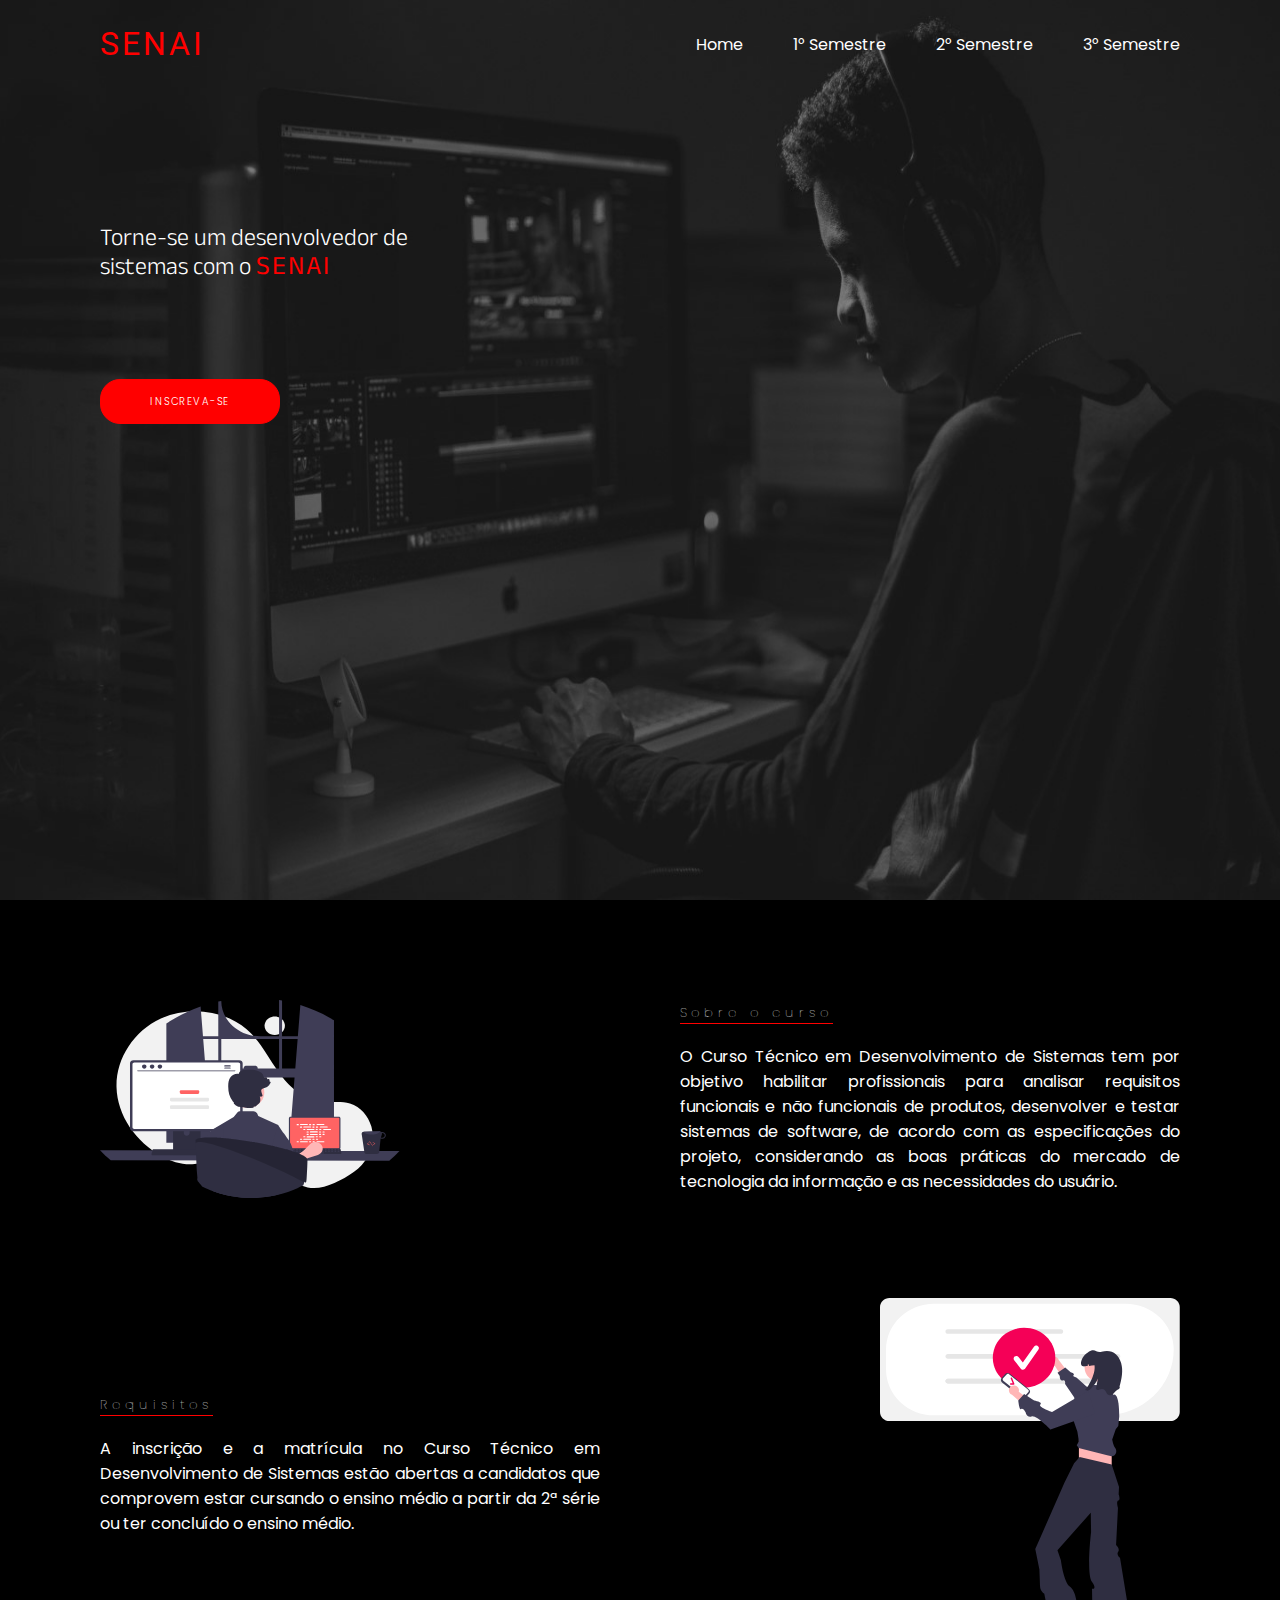
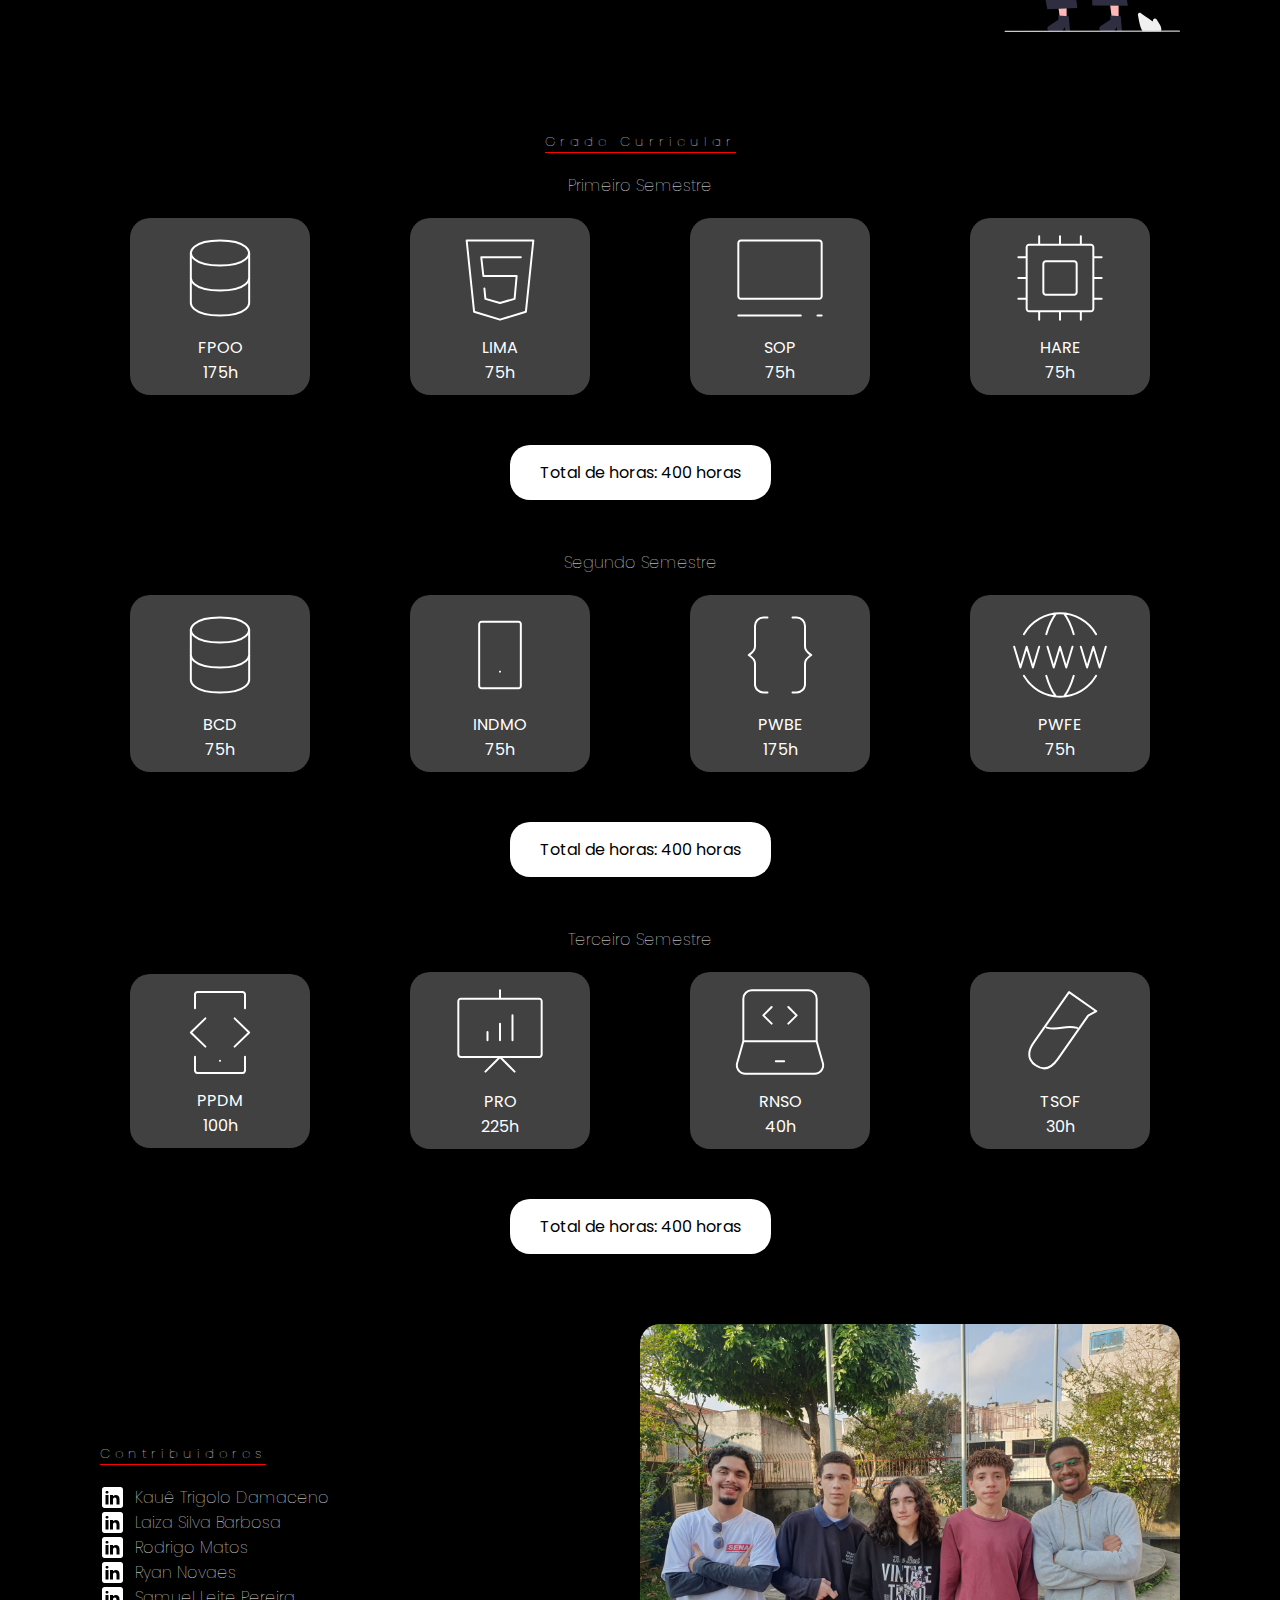
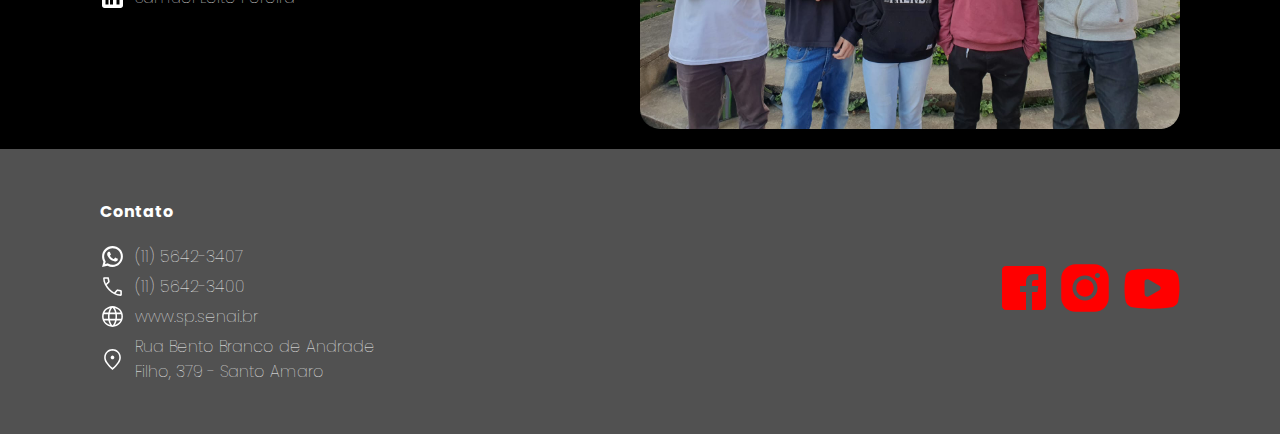
<file: index.html>
<!DOCTYPE html>
<html lang="pt-br">

<head>
    <meta charset="UTF-8">
    <meta name="viewport" content="width=device-width, initial-scale=1.0">
    <link rel="stylesheet" href="./styles/home/_home.css">
    <link rel="shortcut icon" href="./assets/icons/senai_favicon.ico" type="image/x-icon">
    <script defer src="./scripts/script.js"></script>
    <title>Técnico em Desenvolvimento de Sistemas - Escola SENAI Suíço-Brasileira</title>
</head>

<body>
    <main>
        <!-- Header and Banner -->
        <div class="landing_container">
            <div class="responsive_container">
                <header>
                    <nav class="navigation_bar">
                        <a href="./index.html" class="logo">
                            SENAI
                        </a>
                        <ul class="navigation_menu">
                            <li class="navigation_item"><a class="navigation_link" href="./index.html">Home</a></li>
                            <li class="navigation_item"><a class="navigation_link" href="./primeiro_semestre.html">1°
                                    Semestre</a></li>
                            <li class="navigation_item"><a class="navigation_link" href="./segundo_semestre.html">2°
                                    Semestre</a></li>
                            <li class="navigation_item"><a class="navigation_link" href="./terceiro_semestre.html">3°
                                    Semestre</a></li>
                        </ul>

                        <button class="hamburguer"></button>
                    </nav>
                </header>

                <div class="text">
                    <h2 class="title">Torne-se um desenvolvedor de sistemas com o <b>SENAI</b></h2>
                    <a href="https://www.sp.senai.br/cursos/cursos-tecnicos/tecnologia-da-informacao-e-informatica?turmasabertas=0"
                        target="_blank">
                        <button class="apply">Inscreva-se</button>
                    </a>
                </div>
            </div>
        </div>

        <!-- About the course -->
        <div class="responsive_container">
            <div class="about">
                <img src="./assets/images/home/about_illustration.svg" alt="Ilustração sobre o curso">

                <div class="text">
                    <h5>Sobre o curso</h5>

                    <p>O Curso Técnico em Desenvolvimento de Sistemas tem por objetivo
                        habilitar profissionais para analisar requisitos funcionais e não funcionais de produtos,
                        desenvolver e testar sistemas de software, de acordo com as especificações do projeto,
                        considerando as boas práticas do mercado de tecnologia da informação e as necessidades do
                        usuário.
                    </p>
                </div>
            </div>
        </div>

        <!-- Requirements -->
        <div class="responsive_container">
            <div class="about requirements">
                <div class="text">
                    <h5>Requisitos</h5>

                    <p>A inscrição e a matrícula no Curso Técnico em Desenvolvimento de Sistemas estão abertas a
                        candidatos que comprovem estar cursando o ensino médio a partir da 2ª série ou ter concluído o
                        ensino médio.
                    </p>
                </div>

                <img src="./assets/images/home/requirements_illustration.svg" alt="Ilustração sobre os requisitos do curso">
            </div>
        </div>

        <!-- Curriculum structure -->
        <div class="responsive_container">
            <div class="curriculum_structure">
                <h5>Grade Curricular</h5>

                <div class="first_term">
                    <p class="term">Primeiro Semestre</p>
                    <div class="subjects">
                        <div class="subject">
                            <img src="./assets/images/home/image_fpoo.svg"
                                alt="Imagem de Fundamentos da Programação Orientada à Objetos">
                            <p class="name">FPOO</p>
                            <p class="hours">175h</p>
                        </div>

                        <div class="subject">
                            <img src="./assets/images/home/image_lima.svg" alt="Imagem de Linguagem de Marcação">
                            <p class="name">LIMA</p>
                            <p class="hours">75h</p>
                        </div>

                        <div class="subject">
                            <img src="./assets/images/home/image_sop.svg" alt="Imagem de Sistemas Operacionais">
                            <p class="name">SOP</p>
                            <p class="hours">75h</p>
                        </div>

                        <div class="subject">
                            <img src="./assets/images/home/image_hare.svg" alt="Imagem de Hardware e Redes">
                            <p class="name">HARE</p>
                            <p class="hours">75h</p>
                        </div>
                    </div>

                    <div class="total_hours">
                        <h4>Total de horas: 400 horas</h4>
                    </div>
                </div>

                <div class="second_term">
                    <p class="term">Segundo Semestre</p>
                    <div class="subjects">
                        <div class="subject">
                            <img src="./assets/images/home/image_bcd.svg" alt="Imagem de Banco de Dados">
                            <p class="name">BCD</p>
                            <p class="hours">75h</p>
                        </div>

                        <div class="subject">
                            <img src="./assets/images/home/image_indmo.svg"
                                alt="Imagem de Interfaces para Dispositivos Móveis">
                            <p class="name">INDMO</p>
                            <p class="hours">75h</p>
                        </div>

                        <div class="subject">
                            <img src="./assets/images/home/image_pwbe.svg" alt="Imagem de Programação Web Back-End">
                            <p class="name">PWBE</p>
                            <p class="hours">175h</p>
                        </div>

                        <div class="subject">
                            <img src="./assets/images/home/image_pwfe.svg" alt="Imagem de Programação Web Front-End">
                            <p class="name">PWFE</p>
                            <p class="hours">75h</p>
                        </div>
                    </div>

                    <div class="total_hours">
                        <h4>Total de horas: 400 horas</h4>
                    </div>
                </div>

                <div class="third_term">
                    <p class="term">Terceiro Semestre</p>
                    <div class="subjects">
                        <div class="subject">
                            <img src="./assets/images/home/image_ppdm.svg"
                                alt="Imagem de Programação para Dispositivos Móveis">
                            <p class="name">PPDM</p>
                            <p class="hours">100h</p>
                        </div>

                        <div class="subject">
                            <img src="./assets/images/home/image_pro.svg" alt="Imagem de Projetos">
                            <p class="name">PRO</p>
                            <p class="hours">225h</p>
                        </div>

                        <div class="subject">
                            <img src="./assets/images/home/image_rnso.svg" alt="Imagem de Requisitos e Modelagem de Software">
                            <p class="name">RNSO</p>
                            <p class="hours">40h</p>
                        </div>

                        <div class="subject">
                            <img src="./assets/images/home/image_tsof.svg" alt="Imagem de Teste de Software">
                            <p class="name">TSOF</p>
                            <p class="hours">30h</p>
                        </div>
                    </div>

                    <div class="total_hours">
                        <h4>Total de horas: 400 horas</h4>
                    </div>
                </div>
            </div>
        </div>

        <!-- DevTeam -->
        <div class="responsive_container">
            <div class="devteam_picture">
                <div class="linkedin_profiles">
                    <h5>Contribuidores</h5>
                    <div class="linkedin">
                        <a href="https://www.linkedin.com/in/kau%C3%AA-trigolo-damaceno-411a11287/" target="_blank">
                            <img src="./assets/images/home/linkedin_icon.svg" alt="Ícone do Linkedin">
                            Kauê Trigolo Damaceno
                        </a>
                    </div>

                    <div class="linkedin">
                        <a href="https://www.linkedin.com/in/laiza-silva-barbosa-1821b7271/" target="_blank">
                            <img src="./assets/images/home/linkedin_icon.svg" alt="Ícone do Linkedin">
                            Laiza Silva Barbosa
                        </a>
                    </div>

                    <div class="linkedin"> 
                        <a href="https://www.linkedin.com/in/rodrigo-matos-38b954287/" target="_blank">
                            <img src="./assets/images/home/linkedin_icon.svg" alt="Ícone do Linkedin">
                            Rodrigo Matos
                        </a>
                    </div>

                    <div class="linkedin">
                        <a href="https://www.linkedin.com/in/ryan-novaes-847532272/" target="_blank">
                            <img src="./assets/images/home/linkedin_icon.svg" alt="Ícone do Linkedin">
                            Ryan Novaes
                        </a>
                    </div>

                    <div class="linkedin">
                        <a href="https://www.linkedin.com/in/samuel-leite-pereira/" target="_blank">
                            <img src="./assets/images/home/linkedin_icon.svg" alt="Ícone do Linkedin">
                            Samuel Leite Pereira
                        </a>
                    </div>
                </div>
                <img src="./assets/images/home/devteam_image.jpg" alt="foto dos integrantes do grupo" class="contributors">
            </div>
        </div>
    </main>

    <footer>
        <div class="responsive_container footer">
            <div class="contact">
                <h4>Contato</h4>
                <div class="contact_item">
                    <img src="./assets/icons/whatsapp_icon.svg" alt="Ícone do WhatsApp">
                    <span class="whatsapp">(11) 5642-3407</span>
                </div>

                <div class="contact_item">
                    <img src="./assets/icons/phone_icon.svg" alt="Ícone do Telefone">
                    <span class="phone">(11) 5642-3400</span>
                </div>

                <div class="contact_item">
                    <img src="./assets/icons/website_icon.svg" alt="Ícone do Site">
                    <a href="https://www.sp.senai.br" target="_blank">
                        <span>www.sp.senai.br</span>
                    </a>
                </div>

                <div class="contact_item">
                    <img src="./assets/icons/location_icon.svg" alt="Ícone do Endereço">
                    <span class="address">Rua Bento Branco de Andrade Filho, 379 - Santo Amaro</span>
                </div>
            </div>

            <div class="social_medias">
                <a href="https://www.facebook.com/senai.suico/?locale=pt_BR" target="_blank">
                    <img src="./assets/icons/facebook_icon.svg" alt="Ícone do Facebook">
                </a>

                <a href="https:/www.instagram.com/senai.suico/" target="_blank">
                    <img src="./assets/icons/instagram_icon.svg" alt="Ícone do Instagram">
                </a>

                <a href="https://www.youtube.com/channel/UCz8l1er02zQpTGoOQ_6x4FQ" target="_blank">
                    <img src="./assets/icons/youtube_icon.svg" alt="Ícone do Youtube">
                </a>
            </div>
        </div>
    </footer>
</body>
</file>
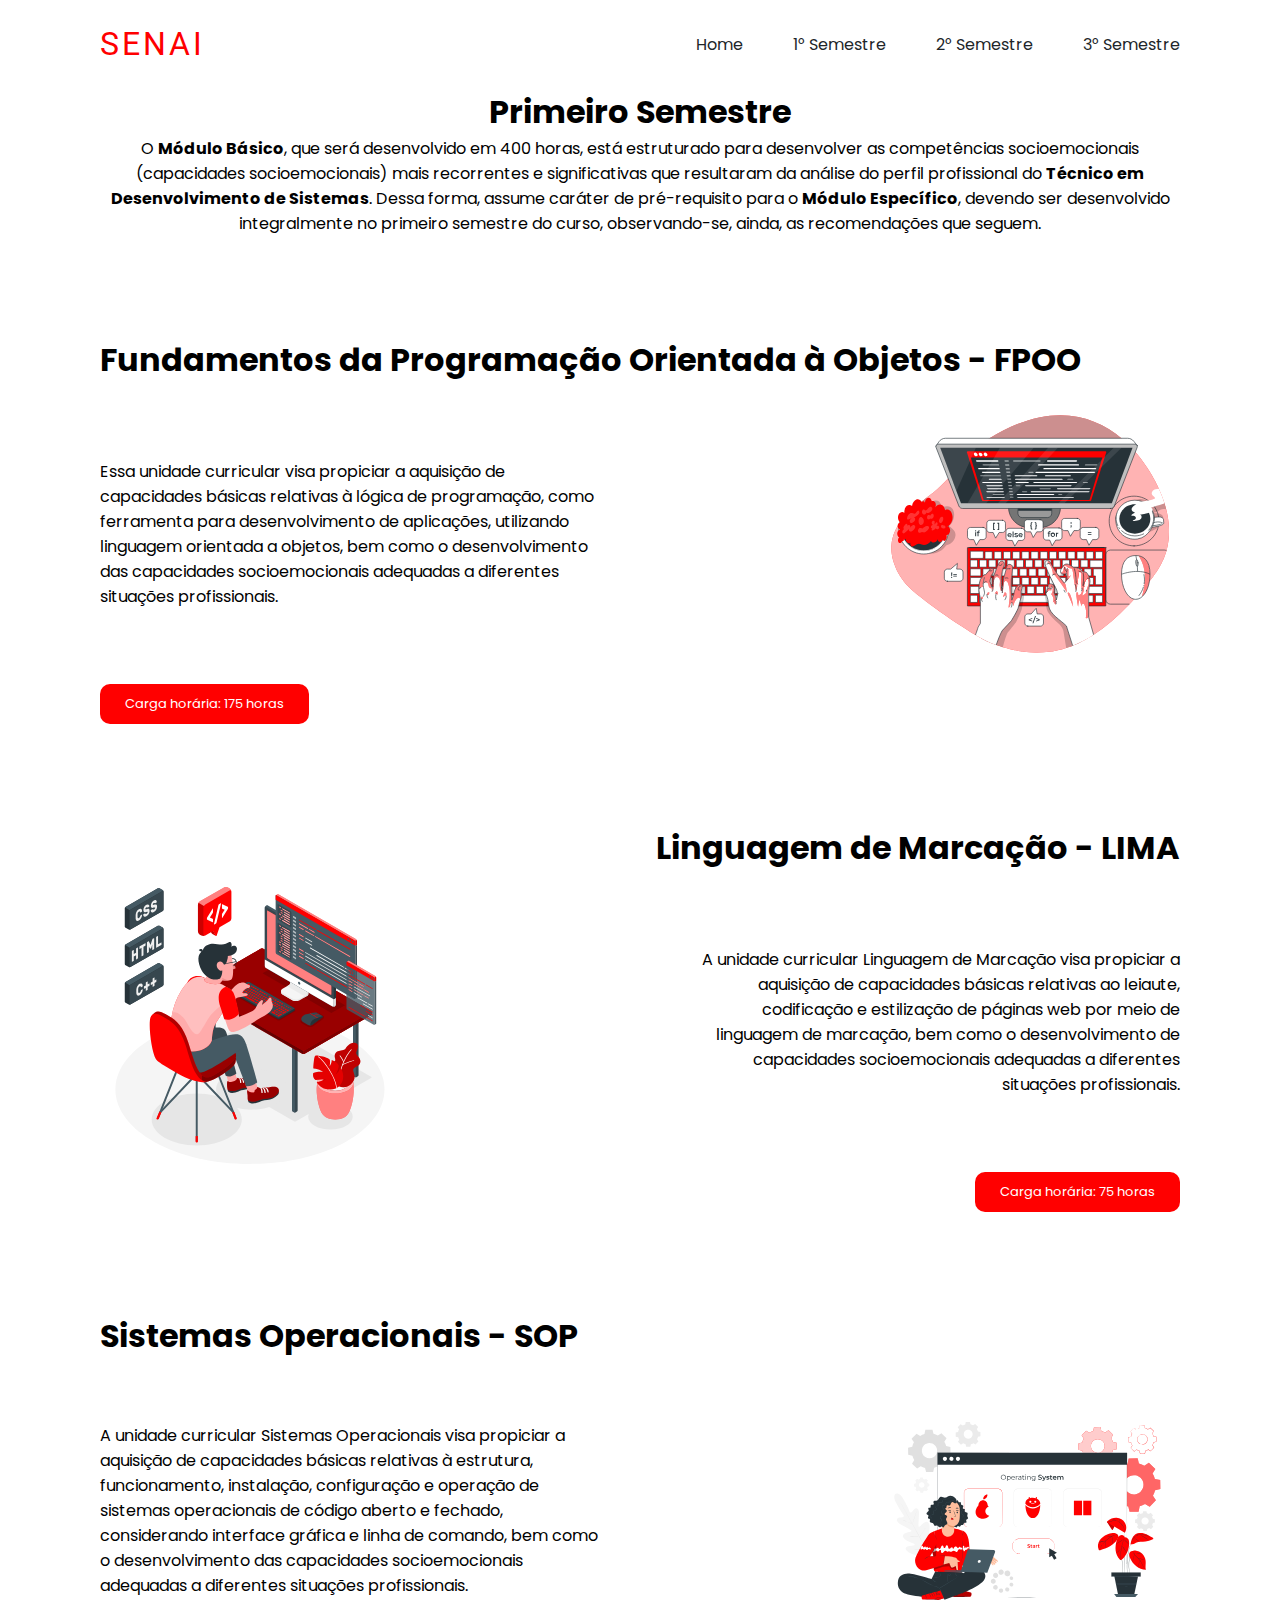
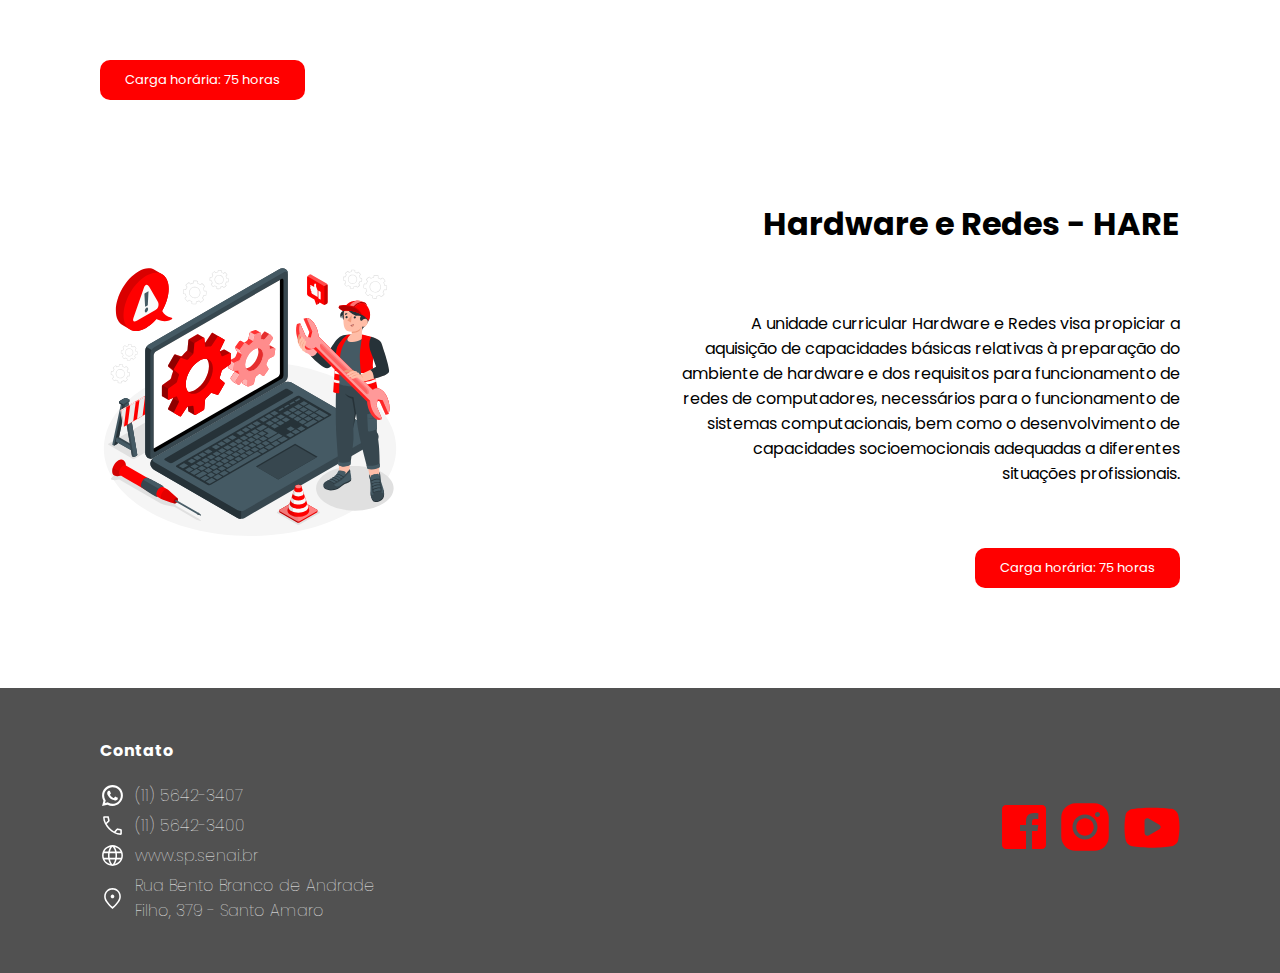
<file: primeiro_semestre.html>
<!DOCTYPE html>
<html lang="pt-br">

<head>
    <meta charset="UTF-8">
    <meta name="viewport" content="width=device-width, initial-scale=1.0">
    <link rel="stylesheet" href="./styles/primeiro_semestre/_primeiro_semestre.css">
    <link rel="shortcut icon" href="./assets/icons/senai_favicon.ico" type="image/x-icon">
    <script defer src="./scripts/script.js"></script>
    <title>1° Semestre - Técnico em Desenvolvimento de Sistemas</title>
</head>

<body>

    <!-- Header -->
    <div class="responsive_container">
        <header>
            <nav class="navigation_bar">
                <a href="./index.html" class="logo">
                    SENAI
                </a>
                <ul class="navigation_menu">
                    <li class="navigation_item"><a class="navigation_link" href="./index.html">Home</a></li>
                    <li class="navigation_item"><a class="navigation_link" href="./primeiro_semestre.html">1°
                            Semestre</a></li>
                    <li class="navigation_item"><a class="navigation_link" href="./segundo_semestre.html">2°
                            Semestre</a></li>
                    <li class="navigation_item"><a class="navigation_link" href="./terceiro_semestre.html">3°
                            Semestre</a></li>
                </ul>

                <button class="hamburguer"></button>
            </nav>
        </header>
    </div>

    <main>
        <div class="responsive_container">
            <h1 class="term">Primeiro Semestre</h1>
            <p class="term_description">O <b>Módulo Básico</b>, que será desenvolvido em 400 horas, está estruturado
                para desenvolver as competências socioemocionais (capacidades socioemocionais) mais recorrentes e
                significativas que resultaram da análise do perfil profissional do <b>Técnico em Desenvolvimento de
                    Sistemas</b>. Dessa forma, assume caráter de pré-requisito para o <b>Módulo Específico</b>, devendo
                ser desenvolvido integralmente no primeiro semestre do curso, observando-se, ainda, as recomendações que
                seguem.</p>
        </div>

        <div class="responsive_container">
            <!-- Curricular units -->
            <section class="curricular_unit">
                <h1 class="title">Fundamentos da Programação Orientada à Objetos - FPOO</h1>

                <!-- Text and illustrations about the curricular unit -->
                <div class="informations">
                    <p class="description">Essa unidade curricular visa propiciar a aquisição de capacidades
                        básicas relativas à lógica de programação, como ferramenta para desenvolvimento de aplicações,
                        utilizando linguagem orientada a objetos, bem como o desenvolvimento das capacidades
                        socioemocionais
                        adequadas a diferentes situações profissionais.</p>

                    <img src="./assets/images/primeiro_semestre/illustration_fpoo.svg"
                        alt="Ilustração da matéria Fundamentos da Programação Orientada a Objetos" height="300"
                        width="300">
                </div>
                <div class="workload">
                    <p>Carga horária: 175 horas</p>
                </div>
            </section>

            <section class="curricular_unit">
                <h1 class="title right">Linguagem de Marcação - LIMA</h1>

                <!-- Text and illustrations about the curricular unit -->
                <div class="informations">
                    <img src="./assets/images/primeiro_semestre/illustration_lima.svg"
                        alt="Ilustração da matéria Fundamentos da Programação Orientada a Objetos" height="300"
                        width="300">

                    <p class="description text_right">A unidade curricular Linguagem de Marcação visa propiciar a
                        aquisição de
                        capacidades básicas relativas ao leiaute, codificação e estilização de páginas web por meio de
                        linguagem de marcação, bem como o desenvolvimento de capacidades socioemocionais adequadas a
                        diferentes situações profissionais.</p>
                </div>
                <div class="workload right">
                    <p>Carga horária: 75 horas</p>
                </div>
            </section>

            <section class="curricular_unit">
                <h1 class="title">Sistemas Operacionais - SOP</h1>

                <!-- Text and illustrations about the curricular unit -->
                <div class="informations">
                    <p class="description">A unidade curricular Sistemas Operacionais visa propiciar a aquisição de
                        capacidades básicas relativas à estrutura, funcionamento, instalação, configuração e operação de
                        sistemas operacionais de código aberto e fechado, considerando interface gráfica e linha de
                        comando, bem como o desenvolvimento das capacidades socioemocionais adequadas a diferentes
                        situações profissionais.</p>

                    <img src="./assets/images/primeiro_semestre/illustration_sop.svg"
                        alt="Ilustração da matéria Fundamentos da Programação Orientada a Objetos" height="300"
                        width="300">
                </div>
                <div class="workload">
                    <p>Carga horária: 75 horas</p>
                </div>
            </section>

            <section class="curricular_unit">
                <h1 class="title right">Hardware e Redes - HARE</h1>

                <!-- Text and illustrations about the curricular unit -->
                <div class="informations">

                    <img src="./assets/images/primeiro_semestre/illustration_hare.svg"
                        alt="Ilustração da matéria Fundamentos da Programação Orientada a Objetos" height="300"
                        width="300">

                    <p class="description text_right">A unidade curricular Hardware e Redes visa propiciar a aquisição
                        de
                        capacidades básicas relativas à preparação do ambiente de hardware e dos requisitos para
                        funcionamento de redes de computadores, necessários para o funcionamento de sistemas
                        computacionais, bem como o desenvolvimento de capacidades socioemocionais adequadas a diferentes
                        situações profissionais.</p>
                </div>
                <div class="workload right">
                    <p>Carga horária: 75 horas</p>
                </div>
            </section>
        </div>
    </main>
    <footer>
        <div class="responsive_container footer">
            <div class="contact">
                <h4>Contato</h4>
                <div class="contact_item">
                    <img src="./assets/icons/whatsapp_icon.svg" alt="Ícone do WhatsApp">
                    <span class="whatsapp">(11) 5642-3407</span>
                </div>

                <div class="contact_item">
                    <img src="./assets/icons/phone_icon.svg" alt="Ícone do Telefone">
                    <span class="phone">(11) 5642-3400</span>
                </div>

                <div class="contact_item">
                    <img src="./assets/icons/website_icon.svg" alt="Ícone do Site">
                    <a href="https://www.sp.senai.br" target="_blank">
                        <span>www.sp.senai.br</span>
                    </a>
                </div>

                <div class="contact_item">
                    <img src="./assets/icons/location_icon.svg" alt="Ícone do Endereço">
                    <span class="address">Rua Bento Branco de Andrade Filho, 379 - Santo Amaro</span>
                </div>
            </div>

            <div class="social_medias">
                <a href="https://www.facebook.com/senai.suico/?locale=pt_BR" target="_blank">
                    <img src="./assets/icons/facebook_icon.svg" alt="Ícone do Facebook">
                </a>

                <a href="https:/www.instagram.com/senai.suico/" target="_blank">
                    <img src="./assets/icons/instagram_icon.svg" alt="Ícone do Instagram">
                </a>

                <a href="https://www.youtube.com/channel/UCz8l1er02zQpTGoOQ_6x4FQ" target="_blank">
                    <img src="./assets/icons/youtube_icon.svg" alt="Ícone do Youtube">
                </a>
            </div>
        </div>
    </footer>
</body>

</html>
</file>
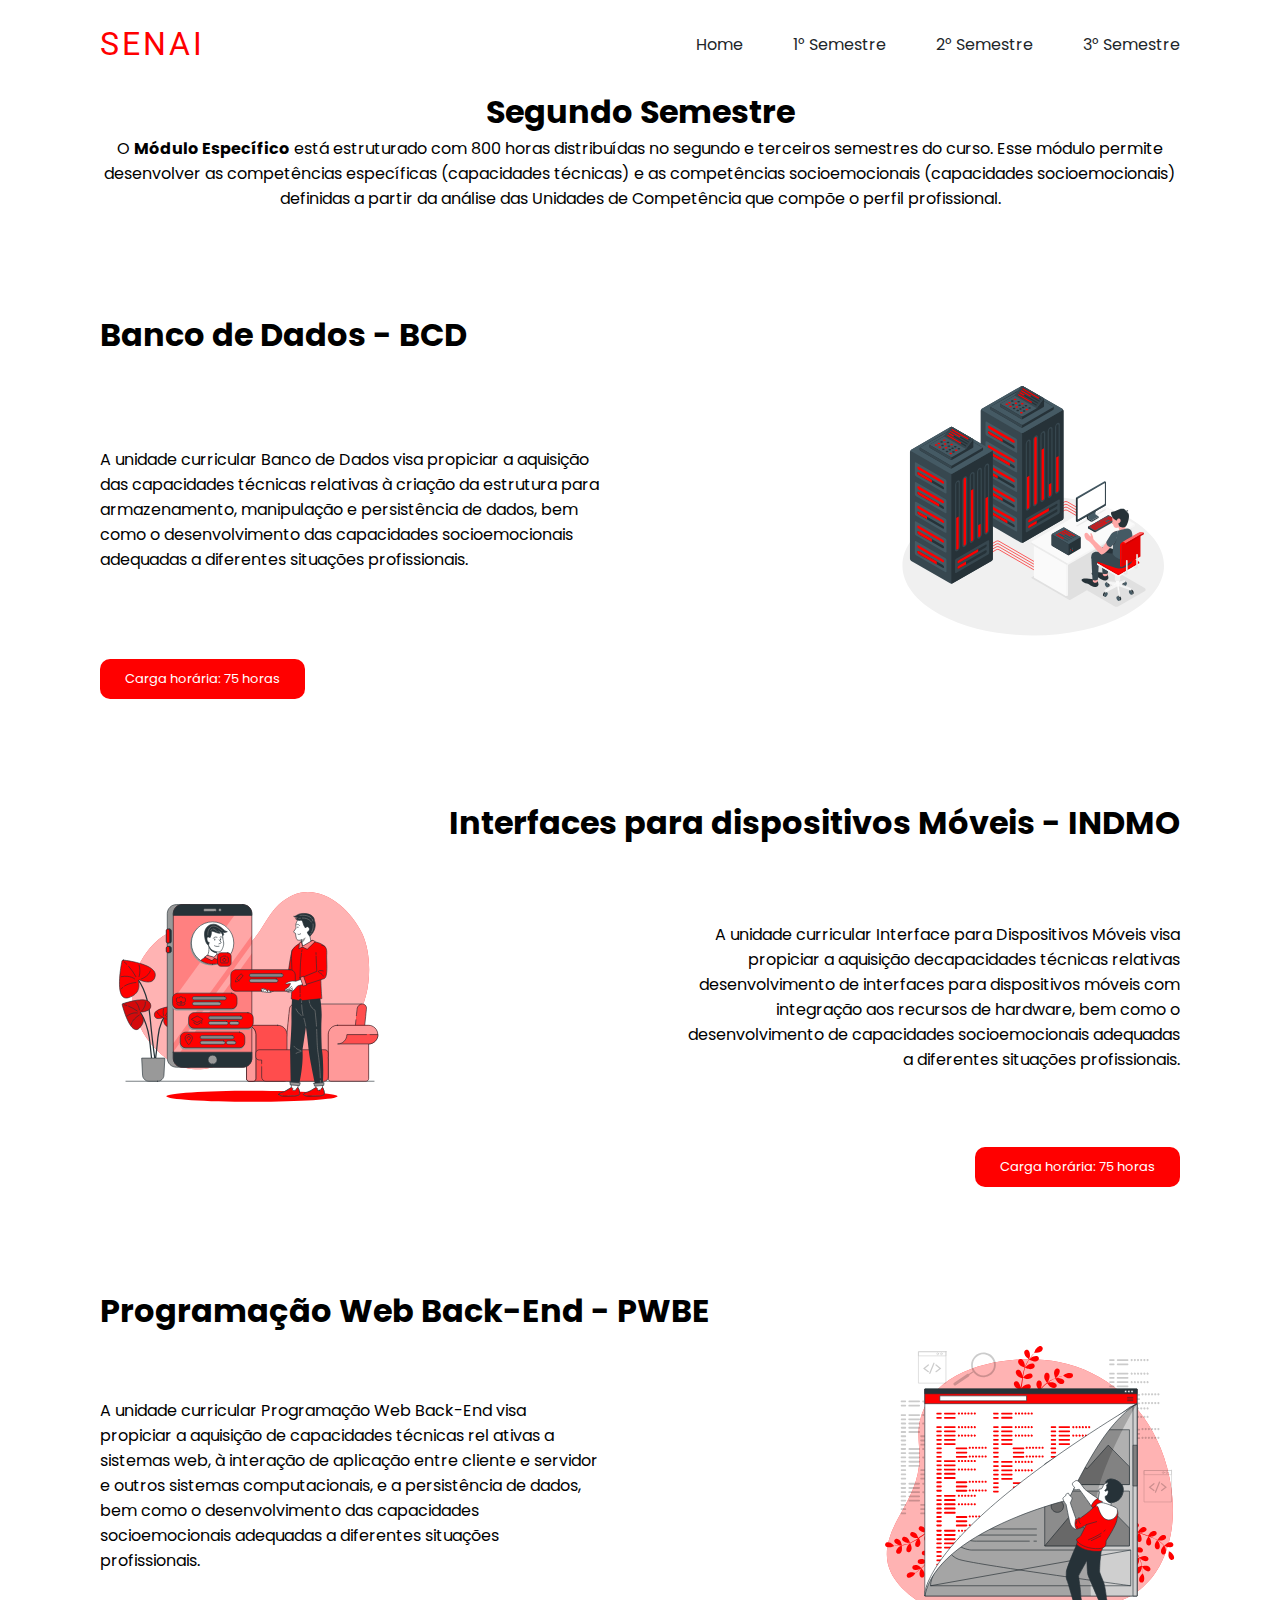
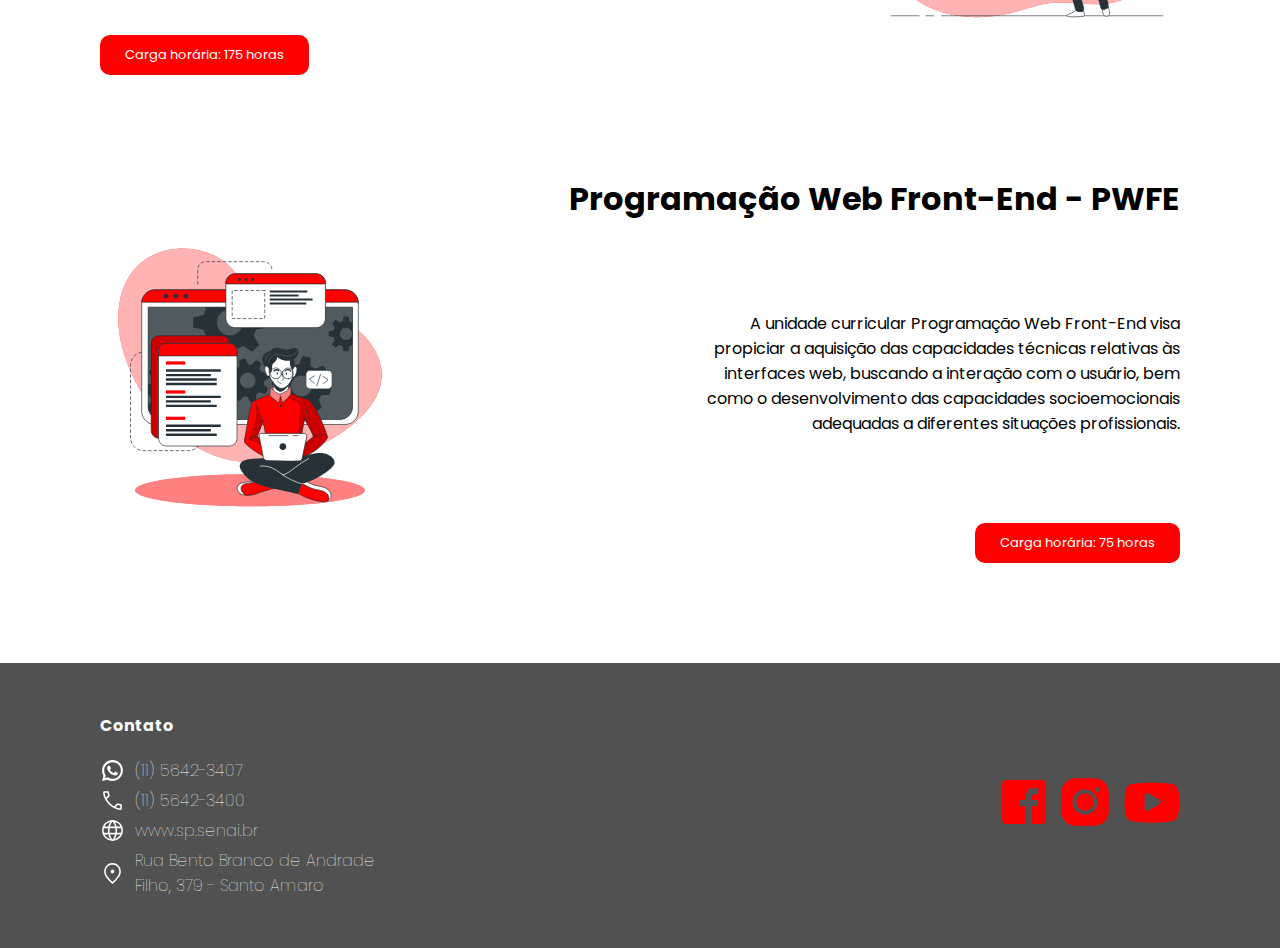
<file: segundo_semestre.html>
<!DOCTYPE html>
<html lang="pt-br">

<head>
    <meta charset="UTF-8">
    <meta name="viewport" content="width=device-width, initial-scale=1.0">
    <link rel="stylesheet" href="./styles/primeiro_semestre/_primeiro_semestre.css">
    <link rel="shortcut icon" href="./assets/icons/senai_favicon.ico" type="image/x-icon">
    <script defer src="./scripts/script.js"></script>
    <title>2° Semestre - Técnico em Desenvolvimento de Sistemas</title>
</head>

<body>

    <!-- Header -->
    <div class="responsive_container">
        <header>
            <nav class="navigation_bar">
                <a href="./index.html" class="logo">
                    SENAI
                </a>
                <ul class="navigation_menu">
                    <li class="navigation_item"><a class="navigation_link" href="./index.html">Home</a></li>
                    <li class="navigation_item"><a class="navigation_link" href="./primeiro_semestre.html">1°
                            Semestre</a></li>
                    <li class="navigation_item"><a class="navigation_link" href="./segundo_semestre.html">2°
                            Semestre</a></li>
                    <li class="navigation_item"><a class="navigation_link" href="./terceiro_semestre.html">3°
                            Semestre</a></li>
                </ul>

                <button class="hamburguer"></button>
            </nav>
        </header>
    </div>

    <main>
        <div class="responsive_container">
            <h1 class="term">Segundo Semestre</h1>
            <p class="term_description">O <b>Módulo Específico</b> está estruturado com 800 horas distribuídas no
                segundo e
                terceiros semestres do curso. Esse módulo permite desenvolver as competências específicas (capacidades
                técnicas) e as competências socioemocionais (capacidades socioemocionais) definidas a partir da análise
                das Unidades de Competência que compõe o perfil profissional.</p>
        </div>

        <div class="responsive_container">
            <!-- Curricular units -->
            <section class="curricular_unit">
                <h1 class="title">Banco de Dados - BCD</h1>

                <!-- Text and illustrations about the curricular unit -->
                <div class="informations">
                    <p class="description">A unidade curricular Banco de Dados visa propiciar a aquisição das
                        capacidades técnicas relativas à criação da estrutura para armazenamento, manipulação e
                        persistência de dados, bem como o desenvolvimento das capacidades socioemocionais adequadas a
                        diferentes situações profissionais.</p>

                    <img src="./assets/images/segundo_semestre/illustration_bcd.svg"
                        alt="Ilustração da matéria Fundamentos da Programação Orientada a Objetos" height="300"
                        width="300">
                </div>
                <div class="workload">
                    <p>Carga horária: 75 horas</p>
                </div>
            </section>

            <section class="curricular_unit">
                <h1 class="title right">Interfaces para dispositivos Móveis - INDMO</h1>

                <!-- Text and illustrations about the curricular unit -->
                <div class="informations">
                    <img src="./assets/images/segundo_semestre/illustrations_indmo.svg"
                        alt="Ilustração da matéria Fundamentos da Programação Orientada a Objetos" height="300"
                        width="300">

                    <p class="description text_right">A unidade curricular Interface para Dispositivos Móveis visa
                        propiciar a aquisição decapacidades técnicas relativas desenvolvimento de interfaces para
                        dispositivos móveis com integração aos recursos de hardware, bem como o desenvolvimento de
                        capacidades socioemocionais adequadas a diferentes situações profissionais.</p>
                </div>
                <div class="workload right">
                    <p>Carga horária: 75 horas</p>
                </div>
            </section>

            <section class="curricular_unit">
                <h1 class="title">Programação Web Back-End - PWBE</h1>

                <!-- Text and illustrations about the curricular unit -->
                <div class="informations">
                    <p class="description">A unidade curricular Programação Web Back-End visa propiciar a aquisição de
                        capacidades técnicas rel ativas a sistemas web, à interação de aplicação entre cliente e
                        servidor e outros sistemas computacionais, e a persistência de dados, bem como o desenvolvimento
                        das capacidades socioemocionais adequadas a diferentes situações profissionais.</p>

                    <img src="./assets/images/segundo_semestre/illustration_pwbe.svg"
                        alt="Ilustração da matéria Fundamentos da Programação Orientada a Objetos" height="300"
                        width="300">
                </div>
                <div class="workload">
                    <p>Carga horária: 175 horas</p>
                </div>
            </section>

            <section class="curricular_unit">
                <h1 class="title right">Programação Web Front-End - PWFE</h1>

                <!-- Text and illustrations about the curricular unit -->
                <div class="informations">

                    <img src="./assets/images/segundo_semestre/illustration_pwfe.svg"
                        alt="Ilustração da matéria Fundamentos da Programação Orientada a Objetos" height="300"
                        width="300">

                    <p class="description text_right">A unidade curricular Programação Web Front-End visa propiciar a
                        aquisição das capacidades técnicas relativas às interfaces web, buscando a interação com o
                        usuário, bem como o desenvolvimento das capacidades socioemocionais adequadas a diferentes
                        situações profissionais.</p>
                </div>
                <div class="workload right">
                    <p>Carga horária: 75 horas</p>
                </div>
            </section>
        </div>
    </main>

    <footer>
        <div class="responsive_container footer">
            <div class="contact">
                <h4>Contato</h4>
                <div class="contact_item">
                    <img src="./assets/icons/whatsapp_icon.svg" alt="Ícone do WhatsApp">
                    <span class="whatsapp">(11) 5642-3407</span>
                </div>

                <div class="contact_item">
                    <img src="./assets/icons/phone_icon.svg" alt="Ícone do Telefone">
                    <span class="phone">(11) 5642-3400</span>
                </div>

                <div class="contact_item">
                    <img src="./assets/icons/website_icon.svg" alt="Ícone do Site">
                    <a href="https://www.sp.senai.br" target="_blank">
                        <span>www.sp.senai.br</span>
                    </a>
                </div>

                <div class="contact_item">
                    <img src="./assets/icons/location_icon.svg" alt="Ícone do Endereço">
                    <span class="address">Rua Bento Branco de Andrade Filho, 379 - Santo Amaro</span>
                </div>
            </div>

            <div class="social_medias">
                <a href="https://www.facebook.com/senai.suico/?locale=pt_BR" target="_blank">
                    <img src="./assets/icons/facebook_icon.svg" alt="Ícone do Facebook">
                </a>

                <a href="https:/www.instagram.com/senai.suico/" target="_blank">
                    <img src="./assets/icons/instagram_icon.svg" alt="Ícone do Instagram">
                </a>

                <a href="https://www.youtube.com/channel/UCz8l1er02zQpTGoOQ_6x4FQ" target="_blank">
                    <img src="./assets/icons/youtube_icon.svg" alt="Ícone do Youtube">
                </a>
            </div>
        </div>
    </footer>
</body>

</html>
</file>
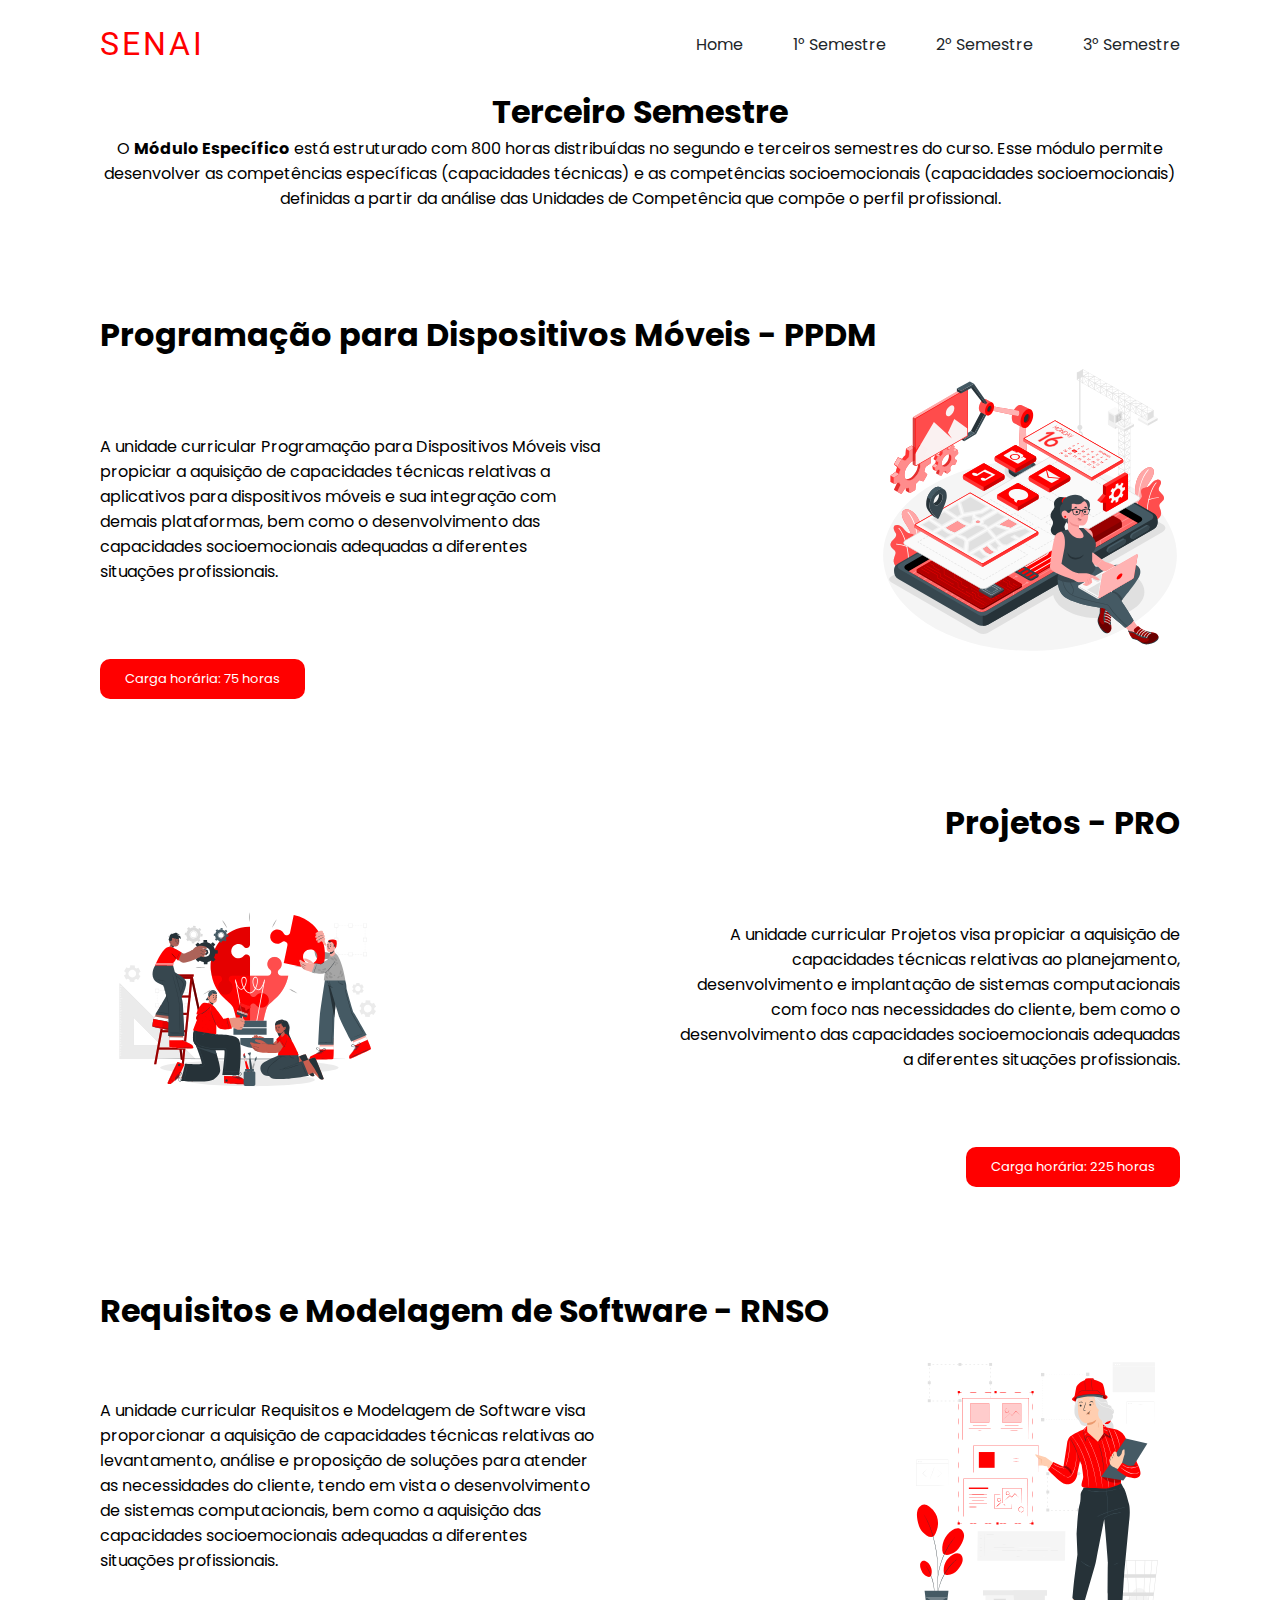
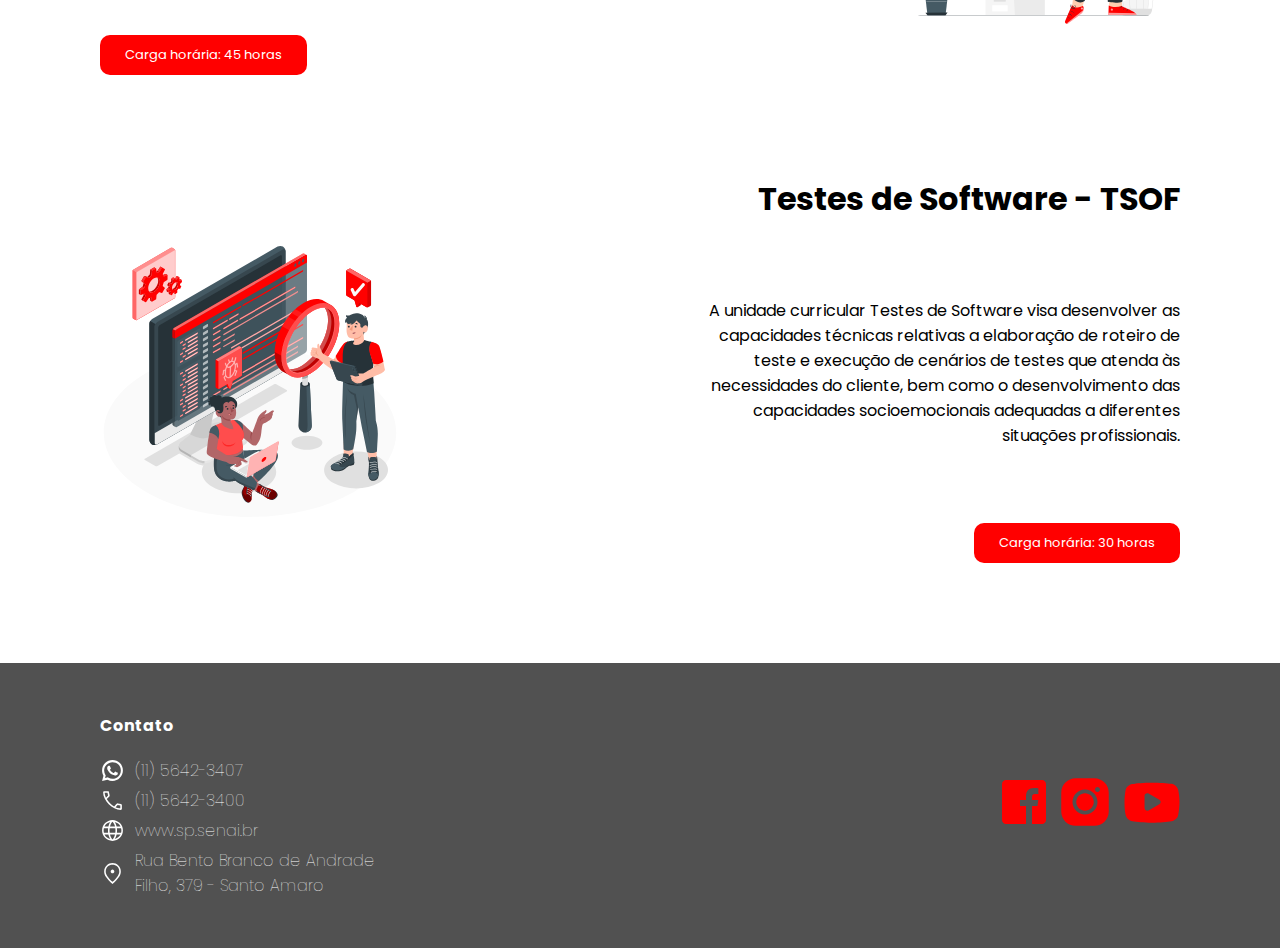
<file: terceiro_semestre.html>
<!DOCTYPE html>
<html lang="pt-br">

<head>
    <meta charset="UTF-8">
    <meta name="viewport" content="width=device-width, initial-scale=1.0">
    <link rel="stylesheet" href="./styles/terceiro_semestre/_terceiro_semestre.css">
    <link rel="shortcut icon" href="./assets/icons/senai_favicon.ico" type="image/x-icon">
    <script defer src="./scripts/script.js"></script>
    <title>3° Semestre - Técnico em Desenvolvimento de Sistemas</title>
</head>

<body>

    <!-- Header -->
    <div class="responsive_container">
        <header>
            <nav class="navigation_bar">
                <a href="./index.html" class="logo">
                    SENAI
                </a>
                <ul class="navigation_menu">
                    <li class="navigation_item"><a class="navigation_link" href="./index.html">Home</a></li>
                    <li class="navigation_item"><a class="navigation_link" href="./primeiro_semestre.html">1°
                            Semestre</a></li>
                    <li class="navigation_item"><a class="navigation_link" href="./segundo_semestre.html">2°
                            Semestre</a></li>
                    <li class="navigation_item"><a class="navigation_link" href="./terceiro_semestre.html">3°
                            Semestre</a></li>
                </ul>

                <button class="hamburguer"></button>
            </nav>
        </header>
    </div>

    <main>
        <div class="responsive_container">
            <h1 class="term">Terceiro Semestre</h1>
            <p class="term_description">O <b>Módulo Específico</b> está estruturado com 800 horas distribuídas no
                segundo e
                terceiros semestres do curso. Esse módulo permite desenvolver as competências específicas (capacidades
                técnicas) e as competências socioemocionais (capacidades socioemocionais) definidas a partir da análise
                das Unidades de Competência que compõe o perfil profissional.</p>
        </div>

        <div class="responsive_container">
            <!-- Curricular units -->
            <section class="curricular_unit">
                <h1 class="title">Programação para Dispositivos Móveis - PPDM</h1>

                <!-- Text and illustrations about the curricular unit -->
                <div class="informations">
                    <p class="description">A unidade curricular Programação para Dispositivos Móveis visa propiciar a
                        aquisição de capacidades técnicas relativas a aplicativos para dispositivos móveis e sua
                        integração com demais plataformas, bem como o desenvolvimento das capacidades socioemocionais
                        adequadas a diferentes situações profissionais.</p>

                    <img src="./assets/images/terceiro_semestre/illustration_ppdm.svg"
                        alt="Ilustração da matéria Fundamentos da Programação Orientada a Objetos" height="300"
                        width="300">
                </div>
                <div class="workload">
                    <p>Carga horária: 75 horas</p>
                </div>
            </section>

            <section class="curricular_unit">
                <h1 class="title right">Projetos - PRO</h1>

                <!-- Text and illustrations about the curricular unit -->
                <div class="informations">
                    <img src="./assets/images/terceiro_semestre/illustration_pro.svg"
                        alt="Ilustração da matéria Fundamentos da Programação Orientada a Objetos" height="300"
                        width="300">

                    <p class="description text_right">A unidade curricular Projetos visa propiciar a aquisição de
                        capacidades técnicas relativas ao planejamento, desenvolvimento e implantação de sistemas
                        computacionais com foco nas necessidades do cliente, bem como o desenvolvimento das capacidades
                        socioemocionais adequadas a diferentes situações profissionais.</p>
                </div>
                <div class="workload right">
                    <p>Carga horária: 225 horas</p>
                </div>
            </section>

            <section class="curricular_unit">
                <h1 class="title">Requisitos e Modelagem de Software - RNSO</h1>

                <!-- Text and illustrations about the curricular unit -->
                <div class="informations">
                    <p class="description">A unidade curricular Requisitos e Modelagem de Software visa proporcionar a
                        aquisição de capacidades técnicas relativas ao levantamento, análise e proposição de soluções
                        para atender as necessidades do cliente, tendo em vista o desenvolvimento de sistemas
                        computacionais, bem como a aquisição das capacidades socioemocionais adequadas a diferentes
                        situações profissionais.</p>

                    <img src="./assets/images/terceiro_semestre/illustration_rnso.svg"
                        alt="Ilustração da matéria Fundamentos da Programação Orientada a Objetos" height="300"
                        width="300">
                </div>
                <div class="workload">
                    <p>Carga horária: 45 horas</p>
                </div>
            </section>

            <section class="curricular_unit">
                <h1 class="title right">Testes de Software - TSOF</h1>

                <!-- Text and illustrations about the curricular unit -->
                <div class="informations">

                    <img src="./assets/images/terceiro_semestre/illustrations_tsof.svg"
                        alt="Ilustração da matéria Fundamentos da Programação Orientada a Objetos" height="300"
                        width="300">

                    <p class="description text_right">A unidade curricular Testes de Software visa desenvolver as
                        capacidades técnicas relativas a elaboração de roteiro de teste e execução de cenários de testes
                        que atenda às necessidades do cliente, bem como o desenvolvimento das capacidades
                        socioemocionais adequadas a diferentes situações profissionais.</p>
                </div>
                <div class="workload right">
                    <p>Carga horária: 30 horas</p>
                </div>
            </section>
        </div>
    </main>

    <footer>
        <div class="responsive_container footer">
            <div class="contact">
                <h4>Contato</h4>
                <div class="contact_item">
                    <img src="./assets/icons/whatsapp_icon.svg" alt="Ícone do WhatsApp">
                    <span class="whatsapp">(11) 5642-3407</span>
                </div>

                <div class="contact_item">
                    <img src="./assets/icons/phone_icon.svg" alt="Ícone do Telefone">
                    <span class="phone">(11) 5642-3400</span>
                </div>

                <div class="contact_item">
                    <img src="./assets/icons/website_icon.svg" alt="Ícone do Site">
                    <a href="https://www.sp.senai.br" target="_blank">
                        <span>www.sp.senai.br</span>
                    </a>
                </div>

                <div class="contact_item">
                    <img src="./assets/icons/location_icon.svg" alt="Ícone do Endereço">
                    <span class="address">Rua Bento Branco de Andrade Filho, 379 - Santo Amaro</span>
                </div>
            </div>

            <div class="social_medias">
                <a href="https://www.facebook.com/senai.suico/?locale=pt_BR" target="_blank">
                    <img src="./assets/icons/facebook_icon.svg" alt="Ícone do Facebook">
                </a>

                <a href="https:/www.instagram.com/senai.suico/" target="_blank">
                    <img src="./assets/icons/instagram_icon.svg" alt="Ícone do Instagram">
                </a>

                <a href="https://www.youtube.com/channel/UCz8l1er02zQpTGoOQ_6x4FQ" target="_blank">
                    <img src="./assets/icons/youtube_icon.svg" alt="Ícone do Youtube">
                </a>
            </div>
        </div>
    </footer>
</body>

</html>
</file>
<file: styles/home/_home.css>
@import url(../global/global.css);
@import url(./header_and_banner.css);
@import url(./about.css);
@import url(./curriculum_structure.css);
@import url(./devteam.css);
</file>
<file: styles/primeiro_semestre/_primeiro_semestre.css>
@import url(../global/global.css);
@import url(./header_and_banner.css);
@import url(./curricular_units.css);
</file>
<file: styles/terceiro_semestre/_terceiro_semestre.css>
@import url(../global/global.css);
@import url(./header_and_banner.css);
@import url(./curricular_units.css);
</file>
